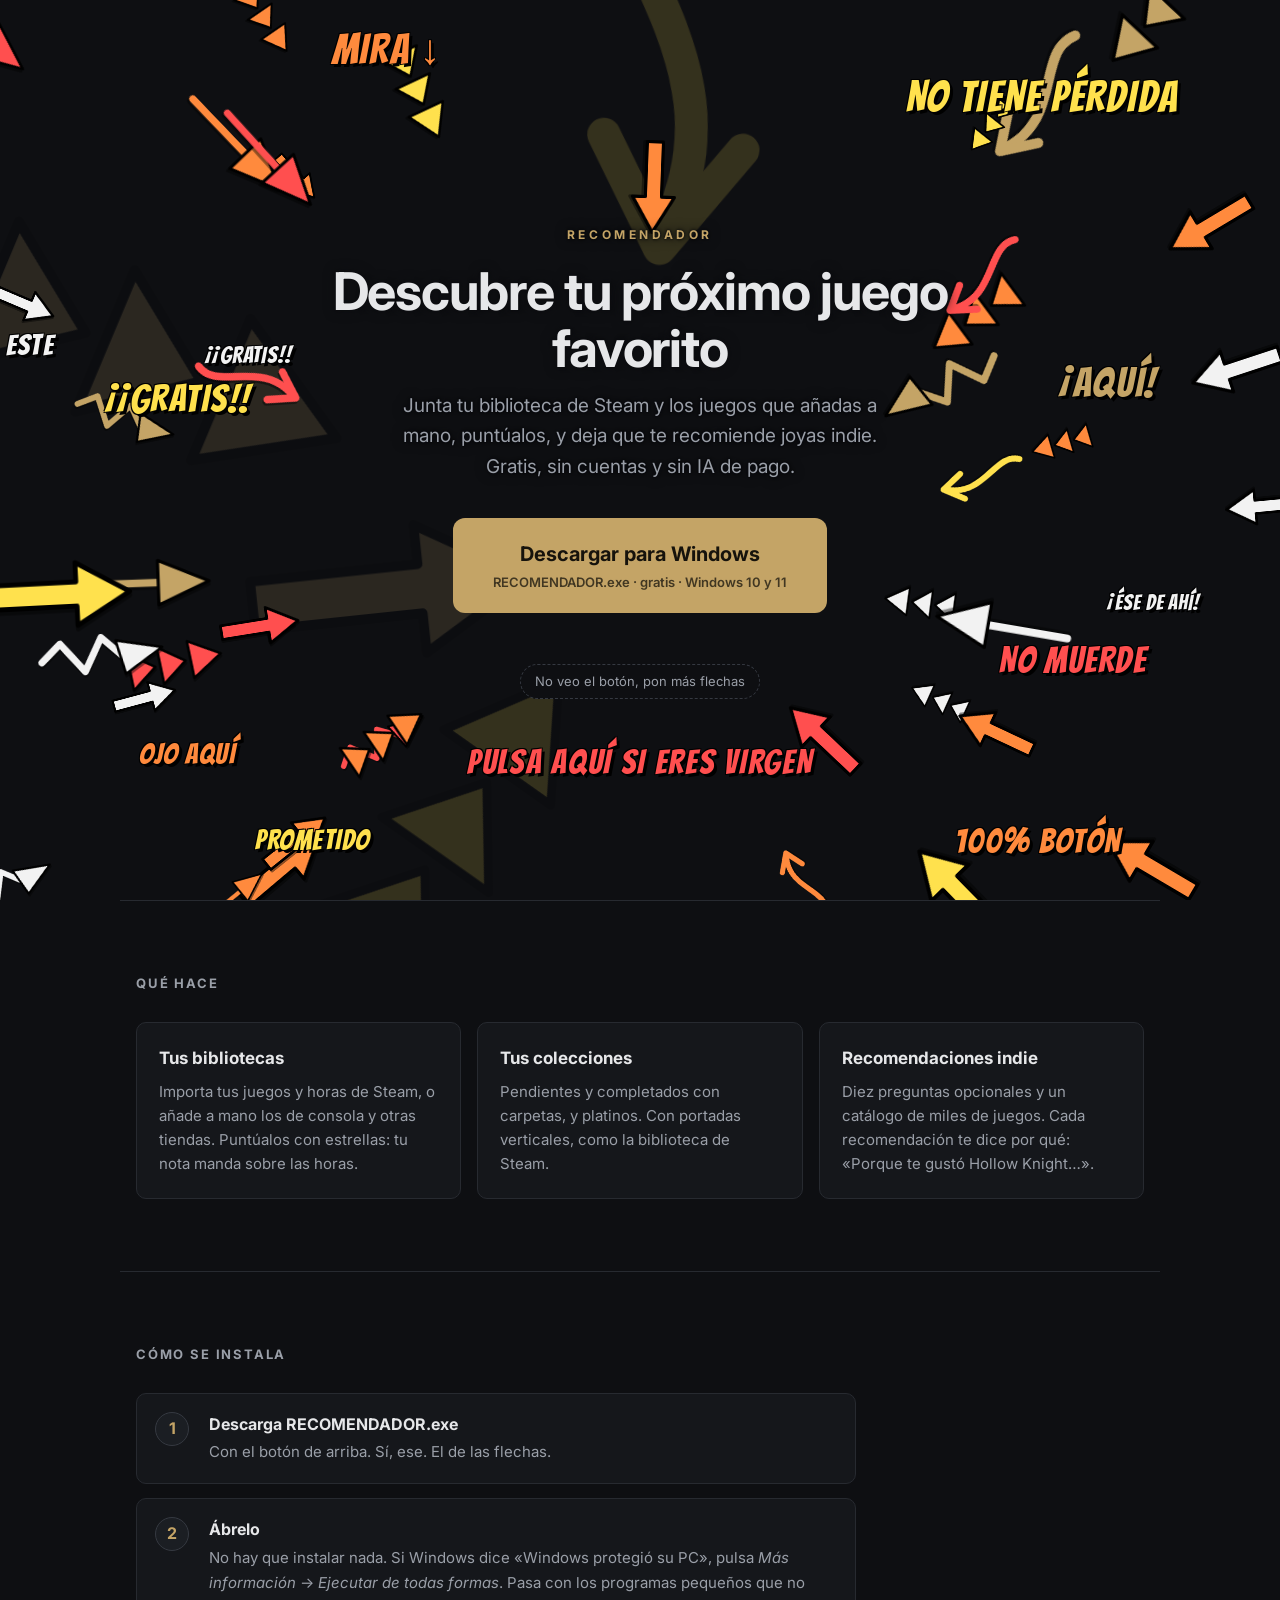
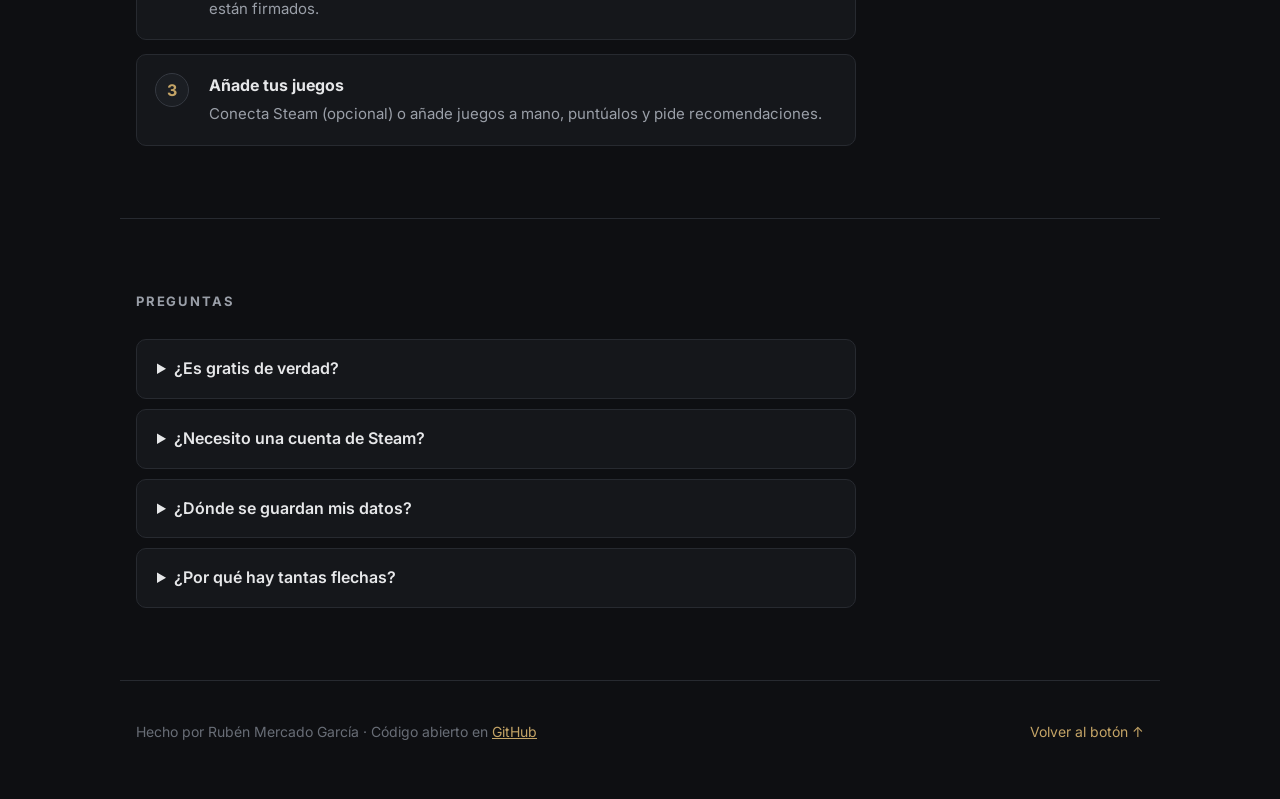
<file: docs/index.html>
<!doctype html>
<html lang="es">
<head>
  <meta charset="utf-8">
  <meta name="viewport" content="width=device-width, initial-scale=1">
  <title>RECOMENDADOR · Descárgalo aquí (sí, AQUÍ)</title>
  <meta name="description" content="Recomendador gratuito de videojuegos con prioridad indie. Junta tu biblioteca de Steam, puntúa tus juegos y descubre joyas indie.">
  <link rel="preconnect" href="https://fonts.googleapis.com">
  <link rel="preconnect" href="https://fonts.gstatic.com" crossorigin>
  <link href="https://fonts.googleapis.com/css2?family=Bangers&family=Inter:wght@400;600;700&display=swap" rel="stylesheet">
  <style>
    :root {
      --fondo: #0e0f12; --panel: #15171b; --panel-alto: #1b1e23; --borde: #272a30; --borde-fuerte: #353941;
      --texto: #e6e7e9; --suave: #9a9fa8; --tenue: #686d76; --acento: #c4a466; --acento-texto: #16130c;
      --flecha-1: #c4a466; --flecha-2: #ff4f4f; --flecha-3: #ffe14d; --flecha-4: #f2f2f2; --flecha-5: #ff8a3d;
      color-scheme: dark;
    }
    * { box-sizing: border-box; }
    html { scroll-behavior: smooth; }
    body { margin: 0; background: var(--fondo); color: var(--texto); font: 16px/1.6 Inter, system-ui, sans-serif; overflow-x: hidden; }
    h1, h2, h3, p { margin: 0; }
    a { color: var(--acento); }

    /* ---------- Portada: la parte seria... en teoría ---------- */
    .portada { position: relative; min-height: 100vh; min-height: 100svh; display: grid; place-items: center; padding: 96px 16px 72px; overflow: hidden; isolation: isolate; }
    .centro { position: relative; z-index: 3; text-align: center; max-width: 640px; }
    .marca { font-size: 12px; font-weight: 700; letter-spacing: .3em; color: var(--acento); }
    h1 { font-size: clamp(30px, 5.4vw, 52px); line-height: 1.1; letter-spacing: -.02em; margin: 18px 0 14px; }
    .lema { color: var(--suave); font-size: clamp(16px, 2.2vw, 19px); max-width: 520px; margin: 0 auto; }
    /* Que el texto se lea aunque haya flechas detrás */
    .marca, h1, .lema { text-shadow: 0 0 12px var(--fondo), 0 0 4px var(--fondo), 0 0 2px var(--fondo); }

    .descargar {
      position: relative; display: inline-flex; flex-direction: column; align-items: center; gap: 2px;
      margin-top: 36px; padding: 20px 40px; border-radius: 12px; text-decoration: none;
      background: var(--acento); color: var(--acento-texto); font-weight: 700; font-size: 20px;
      box-shadow: 0 0 0 0 rgba(196, 164, 102, .6); animation: latido 1.6s ease-in-out infinite;
      transition: transform .15s;
    }
    .descargar:hover { transform: scale(1.04); }
    .descargar:focus-visible { outline: 3px solid var(--flecha-3); outline-offset: 4px; }
    .descargar small { font-size: 13px; font-weight: 600; opacity: .75; }
    @keyframes latido { 0%, 100% { box-shadow: 0 0 0 0 rgba(196, 164, 102, .55); } 50% { box-shadow: 0 0 0 18px rgba(196, 164, 102, 0); } }
    .version { margin-top: 12px; font-size: 13px; color: var(--tenue); min-height: 1.6em; }

    .mas-flechas {
      margin-top: 18px; font: inherit; font-size: 13px; color: var(--suave); background: var(--fondo);
      border: 1px dashed var(--borde-fuerte); border-radius: 999px; padding: 6px 14px; cursor: pointer;
    }
    .mas-flechas:hover { color: var(--texto); border-color: var(--suave); }
    .contador { display: table; margin: 8px auto 0; font-size: 12px; color: var(--tenue); background: var(--fondo); border-radius: 6px; padding: 2px 8px; }
    .contador:empty { display: none; }

    /* ---------- Las flechas (la parte nada seria) ---------- */
    .flechas { position: absolute; inset: 0; z-index: 2; pointer-events: none; }
    .flecha { position: absolute; left: 0; top: 0; transform-origin: 50% 50%; will-change: transform; }
    .flecha .cuerpo { display: block; animation: pinchar var(--vel, .9s) ease-in-out infinite; animation-delay: var(--retraso, 0s); }
    .flecha svg { display: block; overflow: visible; filter: drop-shadow(0 3px 0 rgba(0, 0, 0, .45)); }
    .flecha.gigante { z-index: -1; opacity: .16; }
    .flecha.gigante svg { filter: none; }
    @keyframes pinchar { 0%, 100% { transform: translateX(0); } 50% { transform: translateX(var(--empuje, 14px)); } }
    .flecha.nueva .cuerpo { animation: entrar .45s cubic-bezier(.2, 1.6, .4, 1) both, pinchar var(--vel, .9s) ease-in-out .45s infinite; }
    @keyframes entrar { from { transform: translateX(-160px) scale(.2); opacity: 0; } to { transform: none; opacity: 1; } }

    .cartel {
      position: absolute; z-index: 2; pointer-events: none; white-space: nowrap;
      font-family: Bangers, Impact, sans-serif; letter-spacing: .04em; line-height: 1;
      color: var(--c, var(--flecha-3)); text-shadow: 3px 3px 0 #000, -1px -1px 0 #000, 1px -1px 0 #000, -1px 1px 0 #000;
      animation: tembleque 2.4s ease-in-out infinite; animation-delay: var(--retraso, 0s);
    }
    .cartel.especial { z-index: 3; letter-spacing: .05em; }
    @keyframes tembleque { 0%, 100% { transform: rotate(var(--giro, -6deg)) scale(1); } 50% { transform: rotate(calc(var(--giro, -6deg) * -1)) scale(1.08); } }

    /* Al pasar por encima del botón, las flechas se vuelven locas */
    body.histeria .flecha .cuerpo { --vel: .18s !important; --empuje: 22px; }
    body.histeria .cartel { animation-duration: .3s; }
    body.celebracion .cartel { color: #7dff9a; }

    /* ---------- Resto de la página: sobria de verdad ---------- */
    section.bloque { max-width: 1040px; margin: 0 auto; padding: 72px 16px; border-top: 1px solid var(--borde); }
    .bloque h2 { font-size: 13px; font-weight: 700; letter-spacing: .14em; text-transform: uppercase; color: var(--suave); margin-bottom: 28px; }
    .rejilla { display: grid; grid-template-columns: repeat(3, 1fr); gap: 16px; }
    .tarjeta { background: var(--panel); border: 1px solid var(--borde); border-radius: 10px; padding: 22px; }
    .tarjeta h3 { font-size: 17px; margin-bottom: 8px; }
    .tarjeta p { color: var(--suave); font-size: 15px; }
    .pasos { counter-reset: paso; display: grid; gap: 14px; max-width: 720px; padding: 0; margin: 0; list-style: none; }
    .pasos li { counter-increment: paso; display: grid; grid-template-columns: 40px 1fr; gap: 14px; align-items: start;
      background: var(--panel); border: 1px solid var(--borde); border-radius: 10px; padding: 18px; }
    .pasos li::before { content: counter(paso); display: grid; place-items: center; width: 32px; height: 32px; border-radius: 50%;
      background: var(--panel-alto); border: 1px solid var(--borde-fuerte); color: var(--acento); font-weight: 700; }
    .pasos strong { display: block; margin-bottom: 2px; }
    .pasos span { color: var(--suave); font-size: 15px; }
    details { background: var(--panel); border: 1px solid var(--borde); border-radius: 10px; padding: 16px 20px; max-width: 720px; }
    details + details { margin-top: 10px; }
    summary { cursor: pointer; font-weight: 600; }
    details p { color: var(--suave); margin-top: 10px; font-size: 15px; }
    code { background: var(--panel-alto); padding: 1px 6px; border-radius: 4px; font-size: 14px; }
    footer { max-width: 1040px; margin: 0 auto; padding: 40px 16px 56px; border-top: 1px solid var(--borde); color: var(--tenue); font-size: 14px;
      display: flex; justify-content: space-between; gap: 16px; flex-wrap: wrap; }
    .volver { text-decoration: none; }

    @media (max-width: 760px) {
      .rejilla { grid-template-columns: 1fr; }
      .descargar { padding: 18px 26px; font-size: 18px; }
    }
    @media (prefers-reduced-motion: reduce) {
      .descargar, .flecha .cuerpo, .cartel { animation: none !important; }
      html { scroll-behavior: auto; }
    }
  </style>
</head>
<body>
  <header class="portada" id="arriba">
    <div class="flechas" id="flechas" aria-hidden="true"></div>
    <div class="centro">
      <p class="marca">RECOMENDADOR</p>
      <h1>Descubre tu próximo juego favorito</h1>
      <p class="lema">Junta tu biblioteca de Steam y los juegos que añadas a mano, puntúalos, y deja que te recomiende joyas indie. Gratis, sin cuentas y sin IA de pago.</p>
      <a class="descargar" id="descargar"
         href="https://github.com/rubenmercadogarcia-dev/RECOMENDADOR/releases/latest/download/RECOMENDADOR.exe">
        Descargar para Windows
        <small>RECOMENDADOR.exe · gratis · Windows 10 y 11</small>
      </a>
      <p class="version" id="version"></p>
      <button class="mas-flechas" id="mas-flechas" type="button">No veo el botón, pon más flechas</button>
      <span class="contador" id="contador" aria-live="polite"></span>
    </div>
  </header>

  <main>
    <section class="bloque">
      <h2>Qué hace</h2>
      <div class="rejilla">
        <article class="tarjeta">
          <h3>Tus bibliotecas</h3>
          <p>Importa tus juegos y horas de Steam, o añade a mano los de consola y otras tiendas. Puntúalos con estrellas: tu nota manda sobre las horas.</p>
        </article>
        <article class="tarjeta">
          <h3>Tus colecciones</h3>
          <p>Pendientes y completados con carpetas, y platinos. Con portadas verticales, como la biblioteca de Steam.</p>
        </article>
        <article class="tarjeta">
          <h3>Recomendaciones indie</h3>
          <p>Diez preguntas opcionales y un catálogo de miles de juegos. Cada recomendación te dice por qué: «Porque te gustó Hollow Knight…».</p>
        </article>
      </div>
    </section>

    <section class="bloque">
      <h2>Cómo se instala</h2>
      <ol class="pasos">
        <li><div><strong>Descarga RECOMENDADOR.exe</strong><span>Con el botón de arriba. Sí, ese. El de las flechas.</span></div></li>
        <li><div><strong>Ábrelo</strong><span>No hay que instalar nada. Si Windows dice «Windows protegió su PC», pulsa <em>Más información</em> → <em>Ejecutar de todas formas</em>. Pasa con los programas pequeños que no están firmados.</span></div></li>
        <li><div><strong>Añade tus juegos</strong><span>Conecta Steam (opcional) o añade juegos a mano, puntúalos y pide recomendaciones.</span></div></li>
      </ol>
    </section>

    <section class="bloque">
      <h2>Preguntas</h2>
      <details>
        <summary>¿Es gratis de verdad?</summary>
        <p>Sí. No hay suscripciones, anuncios ni IA de pago. El catálogo de juegos se genera gratis en GitHub una vez al mes.</p>
      </details>
      <details>
        <summary>¿Necesito una cuenta de Steam?</summary>
        <p>No. Con Steam importas tu biblioteca automáticamente (hace falta una API key gratuita de Steam), pero puedes usarlo solo con la biblioteca manual.</p>
      </details>
      <details>
        <summary>¿Dónde se guardan mis datos?</summary>
        <p>Solo en tu ordenador, en <code>%APPDATA%\Recomendador</code>. No se envía nada a ningún servidor propio.</p>
      </details>
      <details>
        <summary>¿Por qué hay tantas flechas?</summary>
        <p>Por si acaso.</p>
      </details>
    </section>
  </main>

  <footer>
    <span>Hecho por Rubén Mercado García · Código abierto en <a href="https://github.com/rubenmercadogarcia-dev/RECOMENDADOR">GitHub</a></span>
    <a class="volver" href="#arriba">Volver al botón ↑</a>
  </footer>

  <script>
    // ---------- Formas de flecha (todas dibujadas apuntando a la derecha) ----------
    const FORMAS = [
      // Flecha gorda de bloque
      (c) => `<svg viewBox="0 0 120 60" width="120" height="60"><path d="M4 20 H72 V4 L116 30 L72 56 V40 H4 Z" fill="${c}" stroke="#000" stroke-width="4" stroke-linejoin="round"/></svg>`,
      // Flecha dibujada a mano, curvita
      (c) => `<svg viewBox="0 0 140 70" width="140" height="70"><path d="M6 52 C40 70 70 10 124 34" fill="none" stroke="${c}" stroke-width="9" stroke-linecap="round"/><path d="M100 14 L128 35 L98 52" fill="none" stroke="${c}" stroke-width="9" stroke-linecap="round" stroke-linejoin="round"/></svg>`,
      // Flecha fina con punta enorme
      (c) => `<svg viewBox="0 0 130 50" width="130" height="50"><path d="M4 25 H82" stroke="${c}" stroke-width="7" stroke-linecap="round"/><path d="M78 4 L126 25 L78 46 Z" fill="${c}" stroke="#000" stroke-width="3" stroke-linejoin="round"/></svg>`,
      // Triple flecha de cómic
      (c) => `<svg viewBox="0 0 120 60" width="120" height="60"><g fill="${c}" stroke="#000" stroke-width="3" stroke-linejoin="round"><path d="M6 8 L36 30 L6 52 Z"/><path d="M42 8 L72 30 L42 52 Z"/><path d="M78 8 L114 30 L78 52 Z"/></g></svg>`,
      // Flecha en zigzag (porque sí)
      (c) => `<svg viewBox="0 0 150 60" width="150" height="60"><path d="M4 30 L28 12 L52 48 L76 12 L100 40" fill="none" stroke="${c}" stroke-width="8" stroke-linecap="round" stroke-linejoin="round"/><path d="M92 18 L144 34 L98 58 Z" fill="${c}" stroke="#000" stroke-width="3" stroke-linejoin="round"/></svg>`,
    ];
    const COLORES = ["var(--flecha-1)", "var(--flecha-2)", "var(--flecha-3)", "var(--flecha-4)", "var(--flecha-5)"];
    const CARTELES = ["¡AQUÍ!", "ESTE", "¡DESCARGA!", "SÍ, ESE", "¿LO VES?", "¡¡GRATIS!!", "CLIC AQUÍ", "EL BOTÓN DORADO",
      "NO TIENE PÉRDIDA", "PROMETIDO", "¡ÉSE DE AHÍ!", "LITERALMENTE AQUÍ", "↓ ↓ ↓", "¡PÚLSALO!", "100% BOTÓN",
      "NO MUERDE", "¡VAMOS!", "OJO AQUÍ", "¡¡ESTE!!", "MIRA ↓", "EN SERIO", "BOTÓN OFICIAL"];

    const capa = document.getElementById("flechas");
    const portada = document.querySelector(".portada");
    const boton = document.getElementById("descargar");
    const contador = document.getElementById("contador");
    let flechas = [];
    let extra = 0;
    const azar = (a, b) => a + Math.random() * (b - a);
    const elegir = (lista) => lista[Math.floor(Math.random() * lista.length)];

    function centroBoton() {
      const p = portada.getBoundingClientRect(), b = boton.getBoundingClientRect();
      return { x: b.left - p.left + b.width / 2, y: b.top - p.top + b.height / 2, w: b.width, h: b.height };
    }

    // Busca un sitio que no tape el botón ni el texto
    function sitioLibre(ancho, alto, zonasProhibidas) {
      for (let i = 0; i < 40; i++) {
        const x = azar(-40, ancho + 40), y = azar(-20, alto + 20);
        if (!zonasProhibidas.some((z) => x > z.x1 && x < z.x2 && y > z.y1 && y < z.y2)) return { x, y };
      }
      return { x: azar(0, ancho), y: azar(0, alto) };
    }

    function zonas() {
      const p = portada.getBoundingClientRect();
      const r = (el, margen) => { const b = el.getBoundingClientRect();
        return { x1: b.left - p.left - margen, x2: b.right - p.left + margen, y1: b.top - p.top - margen, y2: b.bottom - p.top + margen }; };
      return [r(boton, 70), r(document.querySelector(".marca"), 12), r(document.querySelector("h1"), 10), r(document.querySelector(".lema"), 8),
              r(document.getElementById("mas-flechas"), 16), r(contador, 10),
              ...[...document.querySelectorAll(".cartel.especial")].map((e) => r(e, 70)),
              ...[...document.querySelectorAll(".cartel:not(.especial)")].map((e) => r(e, 4))];
    }

    function apuntar(f) {
      const c = centroBoton();
      const angulo = Math.atan2(c.y - f.y, c.x - f.x) * 180 / Math.PI;
      f.nodo.style.transform = `translate(${f.x - f.ancho / 2}px, ${f.y - f.alto / 2}px) rotate(${angulo}deg) scale(${f.escala})`;
    }

    function crearFlecha({ gigante = false, nueva = false, x: fx, y: fy, forma: fForma, color, escala: fEscala } = {}) {
      const p = portada.getBoundingClientRect();
      const { x, y } = fx != null ? { x: fx, y: fy } : sitioLibre(p.width, p.height, gigante ? [] : zonas());
      const forma = fForma ?? Math.floor(Math.random() * FORMAS.length);
      const nodo = document.createElement("div");
      nodo.className = `flecha${gigante ? " gigante" : ""}${nueva ? " nueva" : ""}`;
      const pequeña = window.innerWidth < 760;
      const escala = fEscala ?? (gigante ? azar(2.4, 4) : azar(pequeña ? .35 : .45, pequeña ? .8 : 1.25));
      nodo.innerHTML = `<span class="cuerpo">${FORMAS[forma](color || elegir(COLORES))}</span>`;
      const cuerpo = nodo.firstElementChild;
      cuerpo.style.setProperty("--vel", `${azar(.55, 1.2).toFixed(2)}s`);
      cuerpo.style.setProperty("--retraso", `${azar(-1, 0).toFixed(2)}s`);
      cuerpo.style.setProperty("--empuje", `${Math.round(azar(8, 22))}px`);
      capa.appendChild(nodo);
      const svg = nodo.querySelector("svg");
      const f = { nodo, x, y, escala, ancho: +svg.getAttribute("width"), alto: +svg.getAttribute("height") };
      apuntar(f);
      flechas.push(f);
    }

    function crearCartel() {
      const p = portada.getBoundingClientRect();
      const nodo = document.createElement("div");
      nodo.className = "cartel";
      nodo.textContent = elegir(CARTELES);
      nodo.style.fontSize = `${Math.round(azar(18, window.innerWidth < 760 ? 30 : 44))}px`;
      nodo.style.setProperty("--c", elegir(COLORES));
      nodo.style.setProperty("--giro", `${azar(-12, 12).toFixed(1)}deg`);
      nodo.style.setProperty("--retraso", `${azar(-2, 0).toFixed(2)}s`);
      capa.appendChild(nodo);
      // Busca un sitio donde el cartel entero (no solo una esquina) no tape nada
      const ancho = nodo.offsetWidth + 16, alto = nodo.offsetHeight + 16, prohibidas = zonas();
      for (let i = 0; i < 60; i++) {
        const x = azar(4, Math.max(5, p.width - ancho)), y = azar(4, Math.max(5, p.height - alto));
        const choca = prohibidas.some((z) => x < z.x2 && x + ancho > z.x1 && y < z.y2 && y + alto > z.y1);
        if (!choca) { nodo.style.left = `${x}px`; nodo.style.top = `${y}px`; return; }
      }
      nodo.remove();   // no cabe sin tapar algo: mejor no ponerlo
    }

    function contar() {
      const comentarios = [[1, "Ahora sí lo ves, ¿no?"], [3, "Vale, esto ya es demasiado."],
        [6, "Las flechas tienen sindicato y están protestando."], [9, "Has roto la página. Enhorabuena."]];
      const veces = extra / 12;
      contador.textContent = comentarios.filter(([min]) => veces >= min).pop()?.[1] || "";
    }

    // El cartel fijo, con su flecha propia
    function crearCartelEspecial() {
      const p = portada.getBoundingClientRect(), c = centroBoton();
      const pequeña = window.innerWidth < 760;
      const nodo = document.createElement("div");
      nodo.className = "cartel especial";
      nodo.textContent = "PULSA AQUÍ SI ERES VIRGEN";
      nodo.style.fontSize = `${pequeña ? 24 : 34}px`;
      nodo.style.setProperty("--c", "var(--flecha-2)");
      nodo.style.setProperty("--giro", "-5deg");
      capa.appendChild(nodo);
      // Si no cabe a lo ancho (móviles pequeños), se encoge hasta que quepa
      let tam = pequeña ? 24 : 34;
      while (nodo.offsetWidth > p.width - 40 && tam > 14) { tam -= 1; nodo.style.fontSize = `${tam}px`; }
      const ancho = nodo.offsetWidth, alto = nodo.offsetHeight;
      // Centrado debajo del botón, por debajo de «pon más flechas»
      const masFlechas = document.getElementById("mas-flechas").getBoundingClientRect();
      const x = Math.max(8, Math.min(p.width - ancho - 8, c.x - ancho / 2));
      const y = masFlechas.bottom - p.top + (pequeña ? 40 : 46);
      nodo.style.left = `${x}px`;
      nodo.style.top = `${y}px`;
      // La flecha sale del extremo derecho del cartel y sube hacia el botón
      const fx = Math.min(p.width - 30, x + ancho + (pequeña ? -30 : 10)), fy = y - (pequeña ? 18 : 6);
      crearFlecha({ x: fx, y: fy, forma: 0, color: "var(--flecha-2)", escala: pequeña ? .6 : .8 });
    }

    function dibujarTodo() {
      capa.replaceChildren();
      flechas = [];
      const pequeña = window.innerWidth < 760;
      const normales = (pequeña ? 18 : 42) + extra;
      for (let i = 0; i < (pequeña ? 2 : 4); i++) crearFlecha({ gigante: true });
      crearCartelEspecial();          // primero, para que el resto lo esquive
      for (let i = 0; i < normales; i++) crearFlecha();
      for (let i = 0; i < (pequeña ? 5 : 11); i++) crearCartel();
      contar();
    }

    document.getElementById("mas-flechas").addEventListener("click", () => {
      extra += 12;
      for (let i = 0; i < 12; i++) crearFlecha({ nueva: true });
      if (Math.random() < .7) crearCartel();
      contar();
    });
    boton.addEventListener("mouseenter", () => document.body.classList.add("histeria"));
    boton.addEventListener("mouseleave", () => document.body.classList.remove("histeria"));
    boton.addEventListener("click", () => document.body.classList.add("celebracion"));

    let temporizador;
    window.addEventListener("resize", () => { clearTimeout(temporizador); temporizador = setTimeout(dibujarTodo, 150); });
    document.fonts?.ready.then(dibujarTodo);
    dibujarTodo();

    // Versión publicada (si GitHub responde)
    fetch("https://api.github.com/repos/rubenmercadogarcia-dev/RECOMENDADOR/releases/latest")
      .then((r) => (r.ok ? r.json() : Promise.reject()))
      .then((rel) => {
        const exe = (rel.assets || []).find((a) => a.name.endsWith(".exe"));
        const fecha = new Date(rel.published_at).toLocaleDateString("es-ES", { day: "numeric", month: "long", year: "numeric" });
        document.getElementById("version").textContent =
          `Versión ${rel.tag_name} · ${fecha}${exe ? ` · ${(exe.size / 1048576).toFixed(0)} MB` : ""}`;
      })
      .catch(() => {});
  </script>
</body>
</html>
</file>
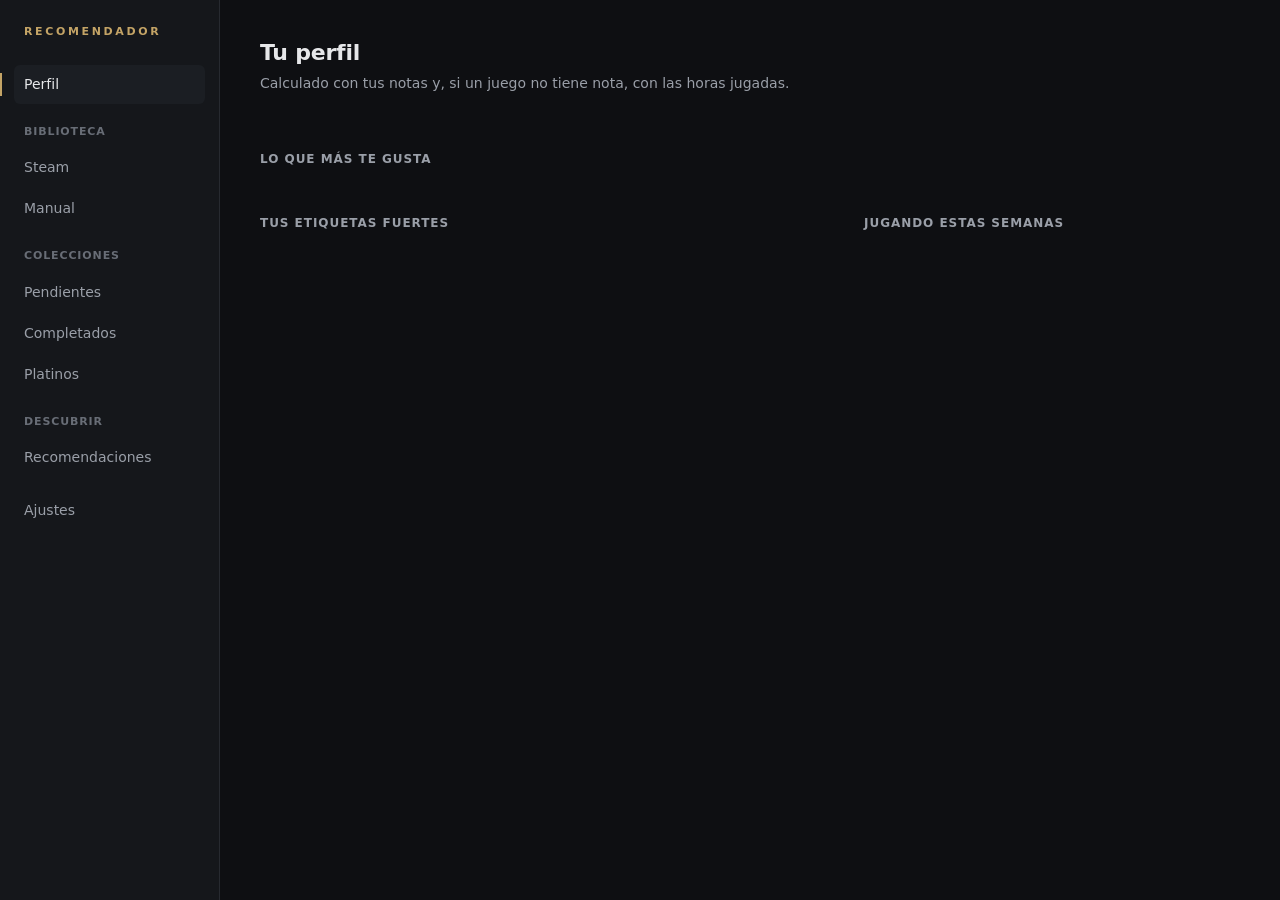
<file: ui/index.html>
<!doctype html>
<html lang="es">
<head>
  <meta charset="utf-8">
  <meta name="viewport" content="width=device-width, initial-scale=1">
  <title>RECOMENDADOR</title>
  <link rel="stylesheet" href="estilo.css">
</head>
<body>
  <div id="aplicacion" class="aplicacion">
    <aside class="lateral">
      <p class="marca">RECOMENDADOR</p>
      <nav class="menu">
        <button class="menu-item activo" data-vista="perfil">Perfil</button>
        <p class="menu-grupo">Biblioteca</p>
        <button class="menu-item" data-vista="steam">Steam</button>
        <button class="menu-item" data-vista="manual">Manual</button>
        <p class="menu-grupo">Colecciones</p>
        <button class="menu-item" data-vista="pendientes">Pendientes <span class="menu-cuenta" data-cuenta="pendientes"></span></button>
        <button class="menu-item" data-vista="completados">Completados <span class="menu-cuenta" data-cuenta="completados"></span></button>
        <button class="menu-item" data-vista="platinos">Platinos <span class="menu-cuenta" data-cuenta="platinos"></span></button>
        <p class="menu-grupo">Descubrir</p>
        <button class="menu-item" data-vista="recomendaciones">Recomendaciones</button>
        <p class="menu-grupo"></p>
        <button class="menu-item" data-vista="ajustes">Ajustes</button>
      </nav>
      <div class="lateral-pie">
        <div id="estado-tarea" class="estado-tarea" hidden>
          <p id="estado-mensaje"></p>
          <div class="barra"><div id="estado-barra"></div></div>
        </div>
      </div>
    </aside>

    <main class="contenido">
      <!-- Perfil -->
      <section class="vista" id="vista-perfil">
        <header class="cabecera">
          <h1>Tu perfil</h1>
          <p class="suave">Calculado con tus notas y, si un juego no tiene nota, con las horas jugadas.</p>
        </header>
        <div id="perfil-vacio" class="vacio bienvenida" hidden>
          <p class="vacio-titulo">Empieza por tu biblioteca</p>
          <p class="suave">Conecta Steam para importar tus juegos automáticamente, o añádelos y puntúalos a mano. Puedes usar las dos.</p>
          <div class="fila-botones centrado">
            <button class="boton primario" data-ir="steam">Conectar Steam</button>
            <button class="boton secundario" data-ir="manual">Añadir juegos a mano</button>
          </div>
        </div>
        <div id="perfil-datos">
          <div class="cifras" id="perfil-cifras"></div>
          <h2>Lo que más te gusta</h2>
          <div class="rejilla" id="perfil-favoritos"></div>
          <div class="dos-columnas">
            <div>
              <h2>Tus etiquetas fuertes</h2>
              <div id="perfil-etiquetas" class="etiquetas"></div>
            </div>
            <div>
              <h2>Jugando estas semanas</h2>
              <ul id="perfil-recientes" class="lista"></ul>
            </div>
          </div>
        </div>
      </section>

      <!-- Biblioteca de Steam -->
      <section class="vista" id="vista-steam" hidden>
        <header class="cabecera fila">
          <div>
            <h1>Biblioteca de Steam</h1>
            <p class="suave" id="steam-subtitulo">Tus juegos y horas, importados de tu cuenta.</p>
          </div>
          <div class="acciones" id="steam-acciones" hidden>
            <input id="steam-filtro" class="filtro" placeholder="Filtrar por nombre" spellcheck="false">
            <button id="boton-sincronizar" class="boton secundario">Sincronizar</button>
          </div>
        </header>

        <div id="steam-desconectado" class="panel" hidden>
          <h3>Conecta tu cuenta de Steam</h3>
          <p class="suave">Necesitas una API key de Steam, que es gratuita. Se guarda solo en este ordenador.</p>
          <form id="form-steam" class="formulario" autocomplete="off">
            <label>
              <span>API key de Steam</span>
              <input name="steam_key" type="password" required spellcheck="false">
              <small>Consíguela en <a href="#" data-url="https://steamcommunity.com/dev/apikey">steamcommunity.com/dev/apikey</a>. En «Domain name» pon <code>localhost</code>. Steam puede pedirte tener activado Steam Guard en el móvil.</small>
            </label>
            <label>
              <span>Tu perfil de Steam</span>
              <input name="perfil" required spellcheck="false" placeholder="URL del perfil, nombre o SteamID64">
              <small>El perfil y los «Detalles de juego» deben ser públicos.</small>
            </label>
            <p class="error" id="error-steam" hidden></p>
            <div class="fila-botones">
              <button class="boton primario" type="submit">Conectar y sincronizar</button>
              <button class="boton fantasma" type="button" data-ir="manual">Prefiero añadirlos a mano</button>
            </div>
          </form>
        </div>

        <p id="steam-recuento" class="recuento" hidden></p>
        <div class="rejilla" id="steam-lista"></div>
      </section>

      <!-- Biblioteca manual -->
      <section class="vista" id="vista-manual" hidden>
        <header class="cabecera">
          <h1>Biblioteca manual</h1>
          <p class="suave">Añade juegos de cualquier sitio y puntúalos. Cuanto más puntúes, mejores recomendaciones.</p>
        </header>
        <div id="manual-buscador"></div>
        <p id="manual-recuento" class="recuento"></p>
        <div class="rejilla" id="manual-lista"></div>
        <div id="manual-vacio" class="vacio" hidden>
          <p>Todavía no has añadido ningún juego.</p>
          <p class="suave">Usa el buscador de arriba.</p>
        </div>
      </section>

      <!-- Colecciones: una sola vista para Pendientes, Completados y Platinos -->
      <section class="vista" id="vista-coleccion" hidden>
        <header class="cabecera">
          <h1 id="coleccion-titulo"></h1>
          <p class="suave" id="coleccion-subtitulo"></p>
        </header>
        <div id="coleccion-buscador"></div>
        <div id="coleccion-carpetas" class="carpetas"></div>
        <div id="coleccion-lista" class="capsulas"></div>
        <div id="coleccion-vacio" class="vacio" hidden></div>
      </section>

      <!-- Recomendaciones: primero las preguntas, luego los resultados -->
      <section class="vista" id="vista-recomendaciones" hidden>
        <header class="cabecera fila">
          <div>
            <h1>Recomendaciones</h1>
            <p class="suave" id="rec-subtitulo">Responde lo que quieras y pulsa «Ver recomendaciones». Todo es opcional.</p>
          </div>
          <div class="acciones" id="rec-acciones-resultados" hidden>
            <button id="boton-cambiar-respuestas" class="boton fantasma">Cambiar respuestas</button>
            <button id="boton-otra-tanda" class="boton secundario">Otra tanda</button>
          </div>
        </header>
        <p class="nota-catalogo" id="rec-catalogo"></p>

        <form id="form-preguntas" class="preguntas"></form>

        <div id="rec-resultados" hidden>
          <div id="recomendaciones-progreso" class="progreso" hidden>
            <p id="recomendaciones-mensaje"></p>
            <div class="barra"><div id="recomendaciones-barra"></div></div>
          </div>
          <div id="recomendaciones-vacio" class="vacio" hidden>
            <p>No he encontrado recomendaciones con esas respuestas.</p>
            <p class="suave">Prueba a cambiar alguna respuesta o puntúa más juegos.</p>
          </div>
          <div class="rejilla grande" id="recomendaciones-lista"></div>
        </div>
      </section>

      <!-- Ajustes -->
      <section class="vista" id="vista-ajustes" hidden>
        <header class="cabecera">
          <h1>Ajustes</h1>
        </header>
        <h2>Recomendaciones</h2>
        <div class="panel" id="ajustes-recomendaciones">
          <p class="panel-titulo">Prioridad a los juegos indie</p>
          <div class="opciones" id="ajustes-indie"></div>
          <p class="suave panel-ayuda">«Priorizar» da ventaja a los indies sin quitar los grandes juegos que encajen muy bien contigo.</p>
          <hr class="separador">
          <p class="panel-titulo">Catálogo de juegos</p>
          <p class="suave" id="ajustes-catalogo"></p>
          <div class="fila-botones" style="margin-top:12px">
            <button class="boton secundario" id="boton-actualizar-catalogo">Buscar actualización</button>
          </div>
        </div>
        <h2>Cuenta de Steam</h2>
        <div id="ajustes-steam" class="panel"></div>
        <h2>Descartados</h2>
        <p class="suave">Juegos que marcaste como «No me interesa». No vuelven a salir en las recomendaciones.</p>
        <ul id="lista-descartados" class="lista"></ul>
      </section>
    </main>
  </div>

  <div id="aviso" class="aviso" role="status" hidden></div>
  <script src="app.js"></script>
</body>
</html>
</file>
<file: ui/estilo.css>
/* RECOMENDADOR · diseño sobrio y oscuro */
:root {
  --fondo: #0e0f12;
  --panel: #15171b;
  --panel-alto: #1b1e23;
  --borde: #272a30;
  --borde-fuerte: #353941;
  --texto: #e6e7e9;
  --suave: #9a9fa8;
  --tenue: #686d76;
  --acento: #c4a466;
  --acento-texto: #16130c;
  --peligro: #d0796d;
  --radio: 8px;
  --fuente: "Segoe UI Variable Text", "Segoe UI", system-ui, -apple-system, sans-serif;
  color-scheme: dark;
}

* { box-sizing: border-box; }
html, body { height: 100%; margin: 0; }
body {
  background: var(--fondo);
  color: var(--texto);
  font: 14px/1.5 var(--fuente);
  -webkit-font-smoothing: antialiased;
}
[hidden] { display: none !important; }
h1, h2, p { margin: 0; }
h1 { font-size: 22px; font-weight: 600; letter-spacing: -0.01em; }
h2 {
  font-size: 12px; font-weight: 600; text-transform: uppercase;
  letter-spacing: 0.08em; color: var(--suave); margin: 32px 0 14px;
}
a { color: var(--acento); text-decoration: none; }
a:hover { text-decoration: underline; }
code { background: var(--panel-alto); padding: 1px 5px; border-radius: 4px; font-size: 12px; }
.suave { color: var(--suave); }
.marca {
  font-size: 11px; font-weight: 700; letter-spacing: 0.24em; color: var(--acento);
}

/* ---------- Botones ---------- */
.boton {
  font: inherit; font-weight: 600; font-size: 13px;
  border-radius: 6px; padding: 9px 16px; cursor: pointer;
  border: 1px solid transparent; transition: background .15s, border-color .15s, opacity .15s;
}
.boton:disabled { opacity: .45; cursor: default; }
.boton.primario { background: var(--acento); color: var(--acento-texto); }
.boton.primario:hover:not(:disabled) { background: #d2b479; }
.boton.secundario { background: var(--panel-alto); color: var(--texto); border-color: var(--borde-fuerte); }
.boton.secundario:hover:not(:disabled) { border-color: var(--tenue); }
.boton.fantasma { background: transparent; color: var(--suave); border-color: var(--borde); }
.boton.fantasma:hover:not(:disabled) { color: var(--texto); border-color: var(--borde-fuerte); }
.boton.pequeno { padding: 6px 11px; font-size: 12px; }
.boton.ancho { width: 100%; }
:focus-visible { outline: 2px solid var(--acento); outline-offset: 2px; }

/* ---------- Formularios ---------- */
.formulario { display: grid; gap: 18px; margin-top: 20px; }
.formulario.estrecho { max-width: 460px; }
.formulario label { display: grid; gap: 6px; }
.formulario label > span { font-weight: 600; font-size: 13px; }
.formulario em { color: var(--tenue); font-style: normal; font-weight: 400; }
.formulario small { color: var(--tenue); font-size: 12px; }
input[type="text"], input[type="password"], input:not([type]) {
  font: inherit; color: var(--texto); background: var(--fondo);
  border: 1px solid var(--borde-fuerte); border-radius: 6px; padding: 9px 11px; width: 100%;
}
input::placeholder { color: var(--tenue); }
input:focus { outline: none; border-color: var(--acento); }
.error {
  color: var(--peligro); font-size: 13px; background: rgba(208, 121, 109, .08);
  border: 1px solid rgba(208, 121, 109, .25); border-radius: 6px; padding: 9px 11px;
}
.fila-botones { display: flex; gap: 10px; }

/* ---------- Estructura ---------- */
.aplicacion { display: grid; grid-template-columns: 220px 1fr; height: 100%; }
.lateral {
  background: var(--panel); border-right: 1px solid var(--borde);
  display: flex; flex-direction: column; padding: 24px 14px 18px;
}
.lateral .marca { padding: 0 10px 24px; }
.menu { display: grid; gap: 2px; }
.menu-item {
  font: inherit; text-align: left; color: var(--suave); background: none; border: 0;
  padding: 9px 10px; border-radius: 6px; cursor: pointer; position: relative;
}
.menu-item:hover { color: var(--texto); background: var(--panel-alto); }
.menu-item.activo { color: var(--texto); background: var(--panel-alto); }
.menu-item.activo::before {
  content: ""; position: absolute; left: -14px; top: 8px; bottom: 8px; width: 2px; background: var(--acento);
}
.lateral-pie { margin-top: auto; display: grid; gap: 12px; }
.estado-tarea p { font-size: 12px; color: var(--suave); margin-bottom: 6px;
  white-space: nowrap; overflow: hidden; text-overflow: ellipsis; }

.contenido { overflow-y: auto; padding: 36px 40px 56px; }
.vista { max-width: 1120px; }
.cabecera { margin-bottom: 8px; }
.cabecera .suave { margin-top: 4px; }
.cabecera.fila { display: flex; justify-content: space-between; align-items: flex-end; gap: 16px; flex-wrap: wrap; }
.acciones { display: flex; gap: 10px; align-items: center; }

/* ---------- Barra de progreso ---------- */
.barra { height: 3px; background: var(--borde); border-radius: 2px; overflow: hidden; }
.barra > div { height: 100%; width: 0; background: var(--acento); transition: width .3s; }
.barra.indeterminada > div { width: 30%; animation: deslizar 1.2s ease-in-out infinite; }
@keyframes deslizar { from { transform: translateX(-100%); } to { transform: translateX(340%); } }
.progreso { margin-top: 24px; }
.progreso p { color: var(--suave); font-size: 13px; margin-bottom: 8px; }

/* ---------- Cifras ---------- */
.cifras { display: grid; grid-template-columns: repeat(4, 1fr); gap: 12px; margin-top: 24px; }
.cifra { background: var(--panel); border: 1px solid var(--borde); border-radius: var(--radio); padding: 16px 18px; }
.cifra strong { display: block; font-size: 24px; font-weight: 600; font-variant-numeric: tabular-nums; }
.cifra span { color: var(--suave); font-size: 12px; }

/* ---------- Tarjetas de juego ---------- */
.rejilla { display: grid; grid-template-columns: repeat(auto-fill, minmax(210px, 1fr)); gap: 14px; }
.rejilla.grande { grid-template-columns: repeat(auto-fill, minmax(300px, 1fr)); margin-top: 24px; gap: 16px; }
.tarjeta {
  background: var(--panel); border: 1px solid var(--borde); border-radius: var(--radio);
  overflow: hidden; display: flex; flex-direction: column;
  transition: border-color .15s, opacity .25s, transform .25s;
}
.tarjeta:hover { border-color: var(--borde-fuerte); }
.tarjeta.saliendo { opacity: 0; transform: scale(.97); }
.portada { aspect-ratio: 460 / 215; background: var(--panel-alto); display: block; width: 100%; object-fit: cover; }
.portada.sin-imagen { display: grid; place-items: center; color: var(--tenue); font-weight: 600; letter-spacing: .1em; }
.tarjeta-cuerpo { padding: 12px 14px 14px; display: flex; flex-direction: column; gap: 4px; flex: 1; }
.tarjeta-titulo { font-weight: 600; line-height: 1.3; }
.tarjeta-meta { color: var(--suave); font-size: 12px; font-variant-numeric: tabular-nums; }
.tarjeta-motivo { color: var(--suave); font-size: 13px; margin-top: 6px; flex: 1; }
.tarjeta-acciones { display: flex; flex-wrap: wrap; gap: 8px; margin-top: 12px; }

/* ---------- Etiquetas ---------- */
.dos-columnas { display: grid; grid-template-columns: 3fr 2fr; gap: 40px; }
.etiquetas { display: grid; gap: 9px; }
.etiqueta { display: grid; grid-template-columns: 170px 1fr; align-items: center; gap: 12px; font-size: 13px; }
.etiqueta span { white-space: nowrap; overflow: hidden; text-overflow: ellipsis; }
.etiqueta .barra { height: 5px; }
.lista { list-style: none; padding: 0; margin: 0; display: grid; gap: 1px;
  background: var(--borde); border: 1px solid var(--borde); border-radius: var(--radio); overflow: hidden; }
.lista li { background: var(--panel); padding: 10px 14px; display: flex; justify-content: space-between; align-items: center; gap: 12px; }
.lista li .suave { font-size: 12px; font-variant-numeric: tabular-nums; }
.lista:empty { display: none; }
.lista-vacia { color: var(--tenue); font-size: 13px; }

/* ---------- Selector Normal / IA ---------- */
.selector { display: inline-flex; background: var(--panel); border: 1px solid var(--borde); border-radius: 7px; padding: 3px; }
.selector-opcion {
  font: inherit; font-size: 13px; color: var(--suave); background: none; border: 0;
  padding: 6px 14px; border-radius: 5px; cursor: pointer;
}
.selector-opcion.activo { background: var(--panel-alto); color: var(--texto); box-shadow: inset 0 0 0 1px var(--borde-fuerte); }
.selector-opcion:disabled { opacity: .4; cursor: default; }

/* ---------- Preguntas ---------- */
.preguntas { display: grid; gap: 14px; margin-top: 24px; max-width: 720px; }
.pregunta { background: var(--panel); border: 1px solid var(--borde); border-radius: var(--radio); padding: 16px 18px; }
.pregunta > p { font-weight: 600; margin-bottom: 12px; }
.opciones { display: flex; flex-wrap: wrap; gap: 8px; }
.opcion {
  font: inherit; font-size: 13px; color: var(--suave); background: var(--fondo);
  border: 1px solid var(--borde-fuerte); border-radius: 999px; padding: 6px 14px; cursor: pointer;
}
.opcion:hover { color: var(--texto); }
.pregunta .ayuda { display: block; margin-top: 8px; font-size: 12px; color: var(--tenue); }
.opcion.activo { color: var(--acento); border-color: var(--acento); background: rgba(196, 164, 102, .08); }

/* ---------- Estados vacíos y aviso ---------- */
.vacio { margin-top: 28px; padding: 40px 24px; text-align: center; border: 1px dashed var(--borde-fuerte); border-radius: var(--radio); }
.vacio p + p { margin-top: 4px; font-size: 13px; }
.aviso {
  position: fixed; bottom: 24px; left: 50%; transform: translateX(-50%);
  background: var(--panel-alto); border: 1px solid var(--borde-fuerte); color: var(--texto);
  padding: 10px 18px; border-radius: 8px; font-size: 13px; box-shadow: 0 8px 24px rgba(0, 0, 0, .4);
}
.aviso.error { border-color: rgba(208, 121, 109, .5); color: var(--peligro); }

/* ---------- Menú agrupado ---------- */
.menu-grupo {
  margin: 0; padding: 18px 10px 6px; font-size: 11px; font-weight: 600;
  text-transform: uppercase; letter-spacing: .08em; color: var(--tenue);
}
.menu-grupo:empty { padding: 10px 0 0; }

/* ---------- Paneles y bienvenida ---------- */
.panel { background: var(--panel); border: 1px solid var(--borde); border-radius: var(--radio); padding: 24px; max-width: 580px; margin-top: 24px; }
.panel h3 { margin: 0 0 4px; font-size: 16px; font-weight: 600; }
h2 + .panel { margin-top: 0; }
.panel .fila-botones { margin-top: 4px; }
.vacio-titulo { font-size: 16px; font-weight: 600; margin-bottom: 6px !important; }
.bienvenida .suave { max-width: 460px; margin: 0 auto; }
.fila-botones.centrado { justify-content: center; margin-top: 20px; }
.recuento { color: var(--tenue); font-size: 12px; margin: 24px 0 12px; }
.filtro { width: 220px; }

/* ---------- Estrellas ---------- */
.estrellas { display: inline-flex; gap: 1px; }
.estrella {
  font: inherit; font-size: 17px; line-height: 1; padding: 2px 1px; background: none; border: 0;
  color: var(--borde-fuerte); cursor: pointer; transition: color .1s, transform .1s;
}
.estrella.llena { color: var(--acento); }
.estrellas.previa .estrella { color: var(--borde-fuerte); }
.estrellas.previa .estrella.encendida { color: #e2c890; }
.estrella:active { transform: scale(.88); }
.tarjeta-pie { display: flex; justify-content: space-between; align-items: center; gap: 8px; margin-top: 8px; }
.insignias { display: flex; gap: 4px; }
.insignia { font-size: 11px; color: var(--suave); border: 1px solid var(--borde-fuerte); border-radius: 4px; padding: 0 6px; line-height: 18px; }
.boton-icono {
  font: inherit; font-size: 12px; background: none; border: 0; color: var(--tenue);
  cursor: pointer; padding: 2px 4px; border-radius: 4px;
}
.boton-icono:hover { color: var(--peligro); }

/* ---------- Buscador ---------- */
.buscador { position: relative; max-width: 580px; margin-top: 24px; }
.buscador input { padding: 11px 14px; font-size: 14px; }
.resultados {
  position: absolute; top: calc(100% + 6px); left: 0; right: 0; z-index: 10;
  list-style: none; margin: 0; padding: 4px; max-height: 400px; overflow-y: auto;
  background: var(--panel-alto); border: 1px solid var(--borde-fuerte); border-radius: var(--radio);
  box-shadow: 0 12px 32px rgba(0, 0, 0, .45);
}
.resultados li { display: grid; grid-template-columns: 92px 1fr auto; gap: 12px; align-items: center; padding: 6px 8px; border-radius: 6px; }
.resultados li:hover { background: var(--panel); }
.resultados img, .resultados .sin-miniatura { width: 92px; height: 35px; object-fit: cover; border-radius: 3px; background: var(--fondo); }
.resultados .mensaje { display: block; color: var(--suave); font-size: 13px; padding: 10px; }
.sin-steam { margin-top: 14px; max-width: 580px; }
.sin-steam summary { cursor: pointer; color: var(--suave); font-size: 13px; }
.sin-steam summary:hover { color: var(--texto); }
.fila-formulario { display: flex; gap: 8px; margin: 10px 0 6px; }
.sin-steam small { font-size: 12px; }

/* ---------- Contadores del menú ---------- */
.menu-item { display: flex; justify-content: space-between; align-items: center; }
.menu-cuenta { font-size: 11px; color: var(--tenue); font-variant-numeric: tabular-nums; }

/* ---------- Colecciones: cápsulas verticales, como la biblioteca de Steam ---------- */
.capsulas { display: grid; grid-template-columns: repeat(auto-fill, minmax(148px, 1fr)); gap: 22px 16px; }
.capsula { position: relative; min-width: 0; transition: opacity .25s, transform .25s; }
.capsula.saliendo { opacity: 0; transform: scale(.96); }
.capsula-imagen {
  position: relative; aspect-ratio: 2 / 3; border-radius: 6px; overflow: hidden;
  background: var(--panel-alto); border: 1px solid var(--borde);
  transition: border-color .15s, transform .15s;
}
.capsula:hover .capsula-imagen { border-color: var(--borde-fuerte); transform: translateY(-2px); }
.capsula-imagen img { display: block; width: 100%; height: 100%; object-fit: cover; }
.capsula-imagen img.horizontal { object-fit: contain; background: var(--fondo); }
.capsula-imagen .sin-imagen {
  position: absolute; inset: 0; display: grid; place-items: center; padding: 12px; text-align: center;
  color: var(--tenue); font-weight: 600; letter-spacing: .08em;
}
.capsula-titulo {
  margin-top: 9px; font-size: 13px; font-weight: 600; line-height: 1.3;
  display: -webkit-box; -webkit-line-clamp: 2; -webkit-box-orient: vertical; overflow: hidden;
}
.capsula-meta { font-size: 12px; color: var(--tenue); margin-top: 2px; }
.capsula .estrellas { margin-top: 4px; }
.capsula .estrella { font-size: 15px; }
.sello {
  position: absolute; left: 7px; top: 7px; font-size: 10px; font-weight: 700; letter-spacing: .1em;
  text-transform: uppercase; color: var(--acento); background: rgba(14, 15, 18, .85);
  border: 1px solid rgba(196, 164, 102, .45); border-radius: 4px; padding: 2px 6px;
}

/* Botón ⋯ que abre el menú de acciones */
.boton-menu {
  font: inherit; font-size: 15px; line-height: 1; letter-spacing: .05em; cursor: pointer;
  color: var(--suave); background: none; border: 1px solid transparent; border-radius: 5px; padding: 3px 7px;
}
.boton-menu:hover, .boton-menu[aria-expanded="true"] { color: var(--texto); border-color: var(--borde-fuerte); background: var(--panel-alto); }
.capsula .boton-menu {
  position: absolute; top: 7px; right: 7px; color: var(--texto);
  background: rgba(14, 15, 18, .85); border-color: var(--borde-fuerte); opacity: 0; transition: opacity .15s;
}
.capsula:hover .boton-menu, .capsula .boton-menu:focus-visible, .capsula .boton-menu[aria-expanded="true"] { opacity: 1; }
.tarjeta-pie .derecha { display: flex; align-items: center; gap: 6px; }

/* Menú flotante */
.menu-flotante {
  position: fixed; z-index: 50; min-width: 210px; max-width: 280px; max-height: 70vh; overflow-y: auto;
  padding: 4px; background: var(--panel-alto); border: 1px solid var(--borde-fuerte); border-radius: 8px;
  box-shadow: 0 14px 36px rgba(0, 0, 0, .5);
}
.menu-flotante button {
  display: flex; justify-content: space-between; gap: 12px; width: 100%; text-align: left;
  font: inherit; font-size: 13px; color: var(--texto); background: none; border: 0;
  padding: 7px 10px; border-radius: 5px; cursor: pointer;
}
.menu-flotante button:hover, .menu-flotante button:focus-visible { background: var(--panel); outline: none; }
.menu-flotante button:disabled { color: var(--tenue); cursor: default; background: none; }
.menu-flotante .peligro { color: var(--peligro); }
.menu-flotante .marca-actual { color: var(--acento); }
.menu-flotante .titulo-menu {
  margin: 0; padding: 8px 10px 4px; font-size: 11px; font-weight: 600;
  text-transform: uppercase; letter-spacing: .08em; color: var(--tenue);
}
.menu-flotante hr { border: 0; height: 1px; background: var(--borde-fuerte); margin: 4px 0; }

/* Carpetas */
.carpetas { display: flex; flex-wrap: wrap; align-items: center; gap: 8px; margin: 22px 0 20px; }
.carpetas:empty { display: none; }
.chip {
  display: inline-flex; align-items: center; gap: 8px; font: inherit; font-size: 13px;
  color: var(--suave); background: var(--panel); border: 1px solid var(--borde-fuerte);
  border-radius: 999px; padding: 5px 13px; cursor: pointer;
}
.chip:hover { color: var(--texto); }
.chip.activo { color: var(--texto); border-color: var(--acento); background: rgba(196, 164, 102, .08); }
.chip .cuenta { font-size: 11px; color: var(--tenue); font-variant-numeric: tabular-nums; }
.chip.nueva { border-style: dashed; background: none; }
.chip-input {
  font: inherit; font-size: 13px; color: var(--texto); background: var(--fondo);
  border: 1px solid var(--acento); border-radius: 999px; padding: 5px 13px; width: 200px; outline: none;
}
.carpetas .boton-menu { padding: 3px 8px; }
.destino { font-size: 12px; color: var(--tenue); margin-top: 8px; }
.destino strong { color: var(--suave); font-weight: 600; }

/* ---------- Preguntas numeradas y resultados ---------- */
.nota-catalogo { font-size: 12px; color: var(--tenue); margin-top: 6px; }
.nota-catalogo:empty { display: none; }
.pregunta-cabecera { display: flex; gap: 10px; align-items: baseline; margin-bottom: 12px; }
.pregunta-cabecera p { font-weight: 600; }
.numero { font-size: 12px; font-weight: 700; color: var(--acento); font-variant-numeric: tabular-nums; min-width: 18px; }
.campos { display: grid; grid-template-columns: 1fr 2fr; gap: 14px; }
.campos label { display: grid; gap: 6px; font-size: 13px; color: var(--suave); }
.campos small { font-size: 12px; color: var(--tenue); }
.enviar-preguntas { display: flex; gap: 10px; align-items: center; flex-wrap: wrap; }
.enviar-preguntas .suave { font-size: 12px; }
.tarjeta-etiquetas { display: flex; flex-wrap: wrap; gap: 4px; margin-top: 8px; }
.tarjeta-etiquetas span { font-size: 11px; color: var(--suave); background: var(--panel-alto); border-radius: 4px; padding: 1px 7px; }
.tarjeta-etiquetas .indie { color: var(--acento); }
.panel-titulo { font-weight: 600; margin-bottom: 10px; }
.panel-ayuda { font-size: 12px; margin-top: 10px; }
.separador { border: 0; height: 1px; background: var(--borde); margin: 20px 0; }

/* ---------- Ventanas estrechas ---------- */
@media (max-width: 1100px) {
  .cifras { grid-template-columns: repeat(2, 1fr); }
  .dos-columnas { grid-template-columns: 1fr; gap: 0; }
}
@media (max-width: 760px) {
  .aplicacion { grid-template-columns: 1fr; grid-template-rows: auto 1fr; }
  .lateral { border-right: 0; border-bottom: 1px solid var(--borde); padding: 14px 16px; }
  .lateral .marca { padding: 0 0 10px; }
  .menu { grid-auto-flow: column; overflow-x: auto; }
  .menu-grupo { display: none; }
  .filtro { width: 100%; }
  .acciones { width: 100%; }
  .menu-item.activo::before { display: none; }
  .lateral-pie { margin-top: 12px; }
  .contenido { padding: 24px 16px 40px; }
  .etiqueta { grid-template-columns: 120px 1fr; }
  .capsulas { grid-template-columns: repeat(auto-fill, minmax(120px, 1fr)); }
  .campos { grid-template-columns: 1fr; }
  .menu-cuenta { display: none; }
}
</file>
